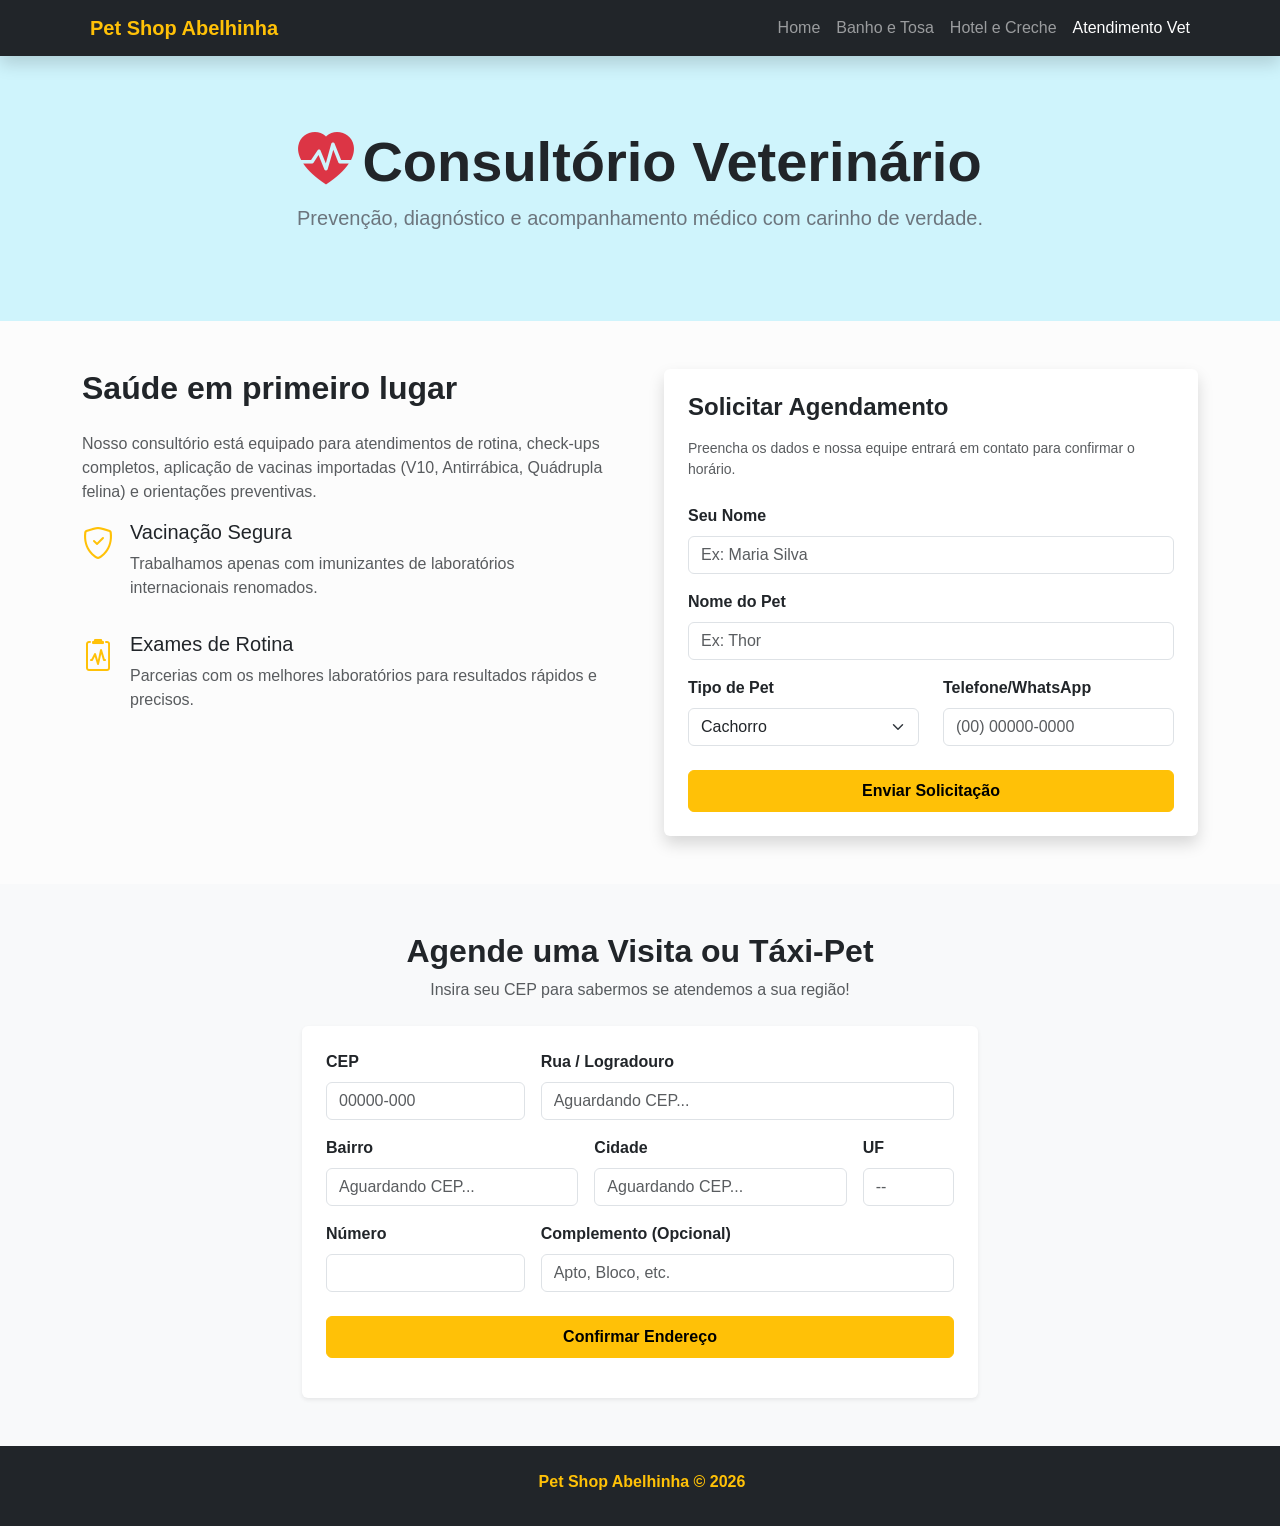
<file: SubPaginas/veterinario.html>
<!doctype html>
<html lang="pt-BR">
  <head>
    <meta charset="UTF-8" />
    <meta name="viewport" content="width=device-width, initial-scale=1.0" />
    <title>Atendimento Veterinário - Pet Shop Abelhinha</title>
    <link
      href="https://cdn.jsdelivr.net/npm/bootstrap@5.3.3/dist/css/bootstrap.min.css"
      rel="stylesheet"
    />
    <link
      rel="stylesheet"
      href="https://cdn.jsdelivr.net/npm/bootstrap-icons@1.11.3/font/bootstrap-icons.min.css"
    />
    <link rel="stylesheet" href="../style.css" />
  </head>
  <body>
    <nav class="navbar navbar-expand-lg navbar-dark bg-dark sticky-top shadow">
      <div class="container">
        <a
          class="navbar-brand d-flex align-items-center fw-bold text-warning"
          href="../index.html"
        >
          <i class="bi bi-bee-fill me-2"></i> Pet Shop Abelhinha
        </a>
        <button
          class="navbar-toggler"
          type="button"
          data-bs-toggle="collapse"
          data-bs-target="#navbarNav"
        >
          <span class="navbar-toggler-icon"></span>
        </button>
        <div class="collapse navbar-collapse" id="navbarNav">
          <ul class="navbar-nav ms-auto fw-medium">
            <li class="nav-item">
              <a class="nav-link" href="../index.html">Home</a>
            </li>
            <li class="nav-item">
              <a class="nav-link" href="banho-e-tosa.html">Banho e Tosa</a>
            </li>
            <li class="nav-item">
              <a class="nav-link" href="hotel-e-creche.html">Hotel e Creche</a>
            </li>
            <li class="nav-item">
              <a class="nav-link active" href="veterinario.html"
                >Atendimento Vet</a
              >
            </li>
          </ul>
        </div>
      </div>
    </nav>

    <header class="bg-info-subtle text-dark py-5 text-center">
      <div class="container py-4">
        <h1 class="display-4 fw-bold text-dark">
          <i class="bi bi-heart-pulse-fill text-danger me-2"></i>Consultório
          Veterinário
        </h1>
        <p class="lead text-secondary">
          Prevenção, diagnóstico e acompanhamento médico com carinho de verdade.
        </p>
      </div>
    </header>

    <section class="py-5">
      <div class="container">
        <div class="row g-5">
          <div class="col-lg-6">
            <h2 class="fw-bold mb-4">Saúde em primeiro lugar</h2>
            <p class="text-muted">
              Nosso consultório está equipado para atendimentos de rotina,
              check-ups completos, aplicação de vacinas importadas (V10,
              Antirrábica, Quádrupla felina) e orientações preventivas.
            </p>

            <div class="d-flex align-items-start mb-3">
              <div class="text-warning me-3">
                <i class="bi bi-shield-check fs-2"></i>
              </div>
              <div>
                <h5>Vacinação Segura</h5>
                <p class="text-muted">
                  Trabalhamos apenas com imunizantes de laboratórios
                  internacionais renomados.
                </p>
              </div>
            </div>

            <div class="d-flex align-items-start">
              <div class="text-warning me-3">
                <i class="bi bi-clipboard2-pulse fs-2"></i>
              </div>
              <div>
                <h5>Exames de Rotina</h5>
                <p class="text-muted">
                  Parcerias com os melhores laboratórios para resultados rápidos
                  e precisos.
                </p>
              </div>
            </div>
          </div>

          <div class="col-lg-6">
            <div class="card border-0 shadow p-4 rounded bg-white">
              <h4 class="fw-bold mb-3">Solicitar Agendamento</h4>
              <p class="small text-muted mb-4">
                Preencha os dados e nossa equipe entrará em contato para
                confirmar o horário.
              </p>

              <form>
                <div class="mb-3">
                  <label class="form-label fw-semibold">Seu Nome</label>
                  <input
                    type="text"
                    class="form-control"
                    placeholder="Ex: Maria Silva"
                    required
                  />
                </div>
                <div class="mb-3">
                  <label class="form-label fw-semibold">Nome do Pet</label>
                  <input
                    type="text"
                    class="form-control"
                    placeholder="Ex: Thor"
                    required
                  />
                </div>
                <div class="row">
                  <div class="col-md-6 mb-3">
                    <label class="form-label fw-semibold">Tipo de Pet</label>
                    <select class="form-select">
                      <option>Cachorro</option>
                      <option>Gato</option>
                      <option>Outro</option>
                    </select>
                  </div>
                  <div class="col-md-6 mb-3">
                    <label class="form-label fw-semibold"
                      >Telefone/WhatsApp</label
                    >
                    <input
                      type="text"
                      class="form-control"
                      placeholder="(00) 00000-0000"
                      required
                    />
                  </div>
                </div>
                <button
                  type="submit"
                  class="btn btn-warning w-100 fw-bold py-2 mt-2"
                >
                  Enviar Solicitação
                </button>
              </form>
            </div>
          </div>
        </div>
      </div>
    </section>

    <section id="contato" class="py-5 bg-light">
      <div class="container" style="max-width: 700px">
        <div class="text-center mb-4">
          <h2 class="fw-bold">Agende uma Visita ou Táxi-Pet</h2>
          <p class="text-muted">
            Insira seu CEP para sabermos se atendemos a sua região!
          </p>
        </div>

        <div class="card border-0 shadow-sm p-4 bg-white rounded">
          <form id="form-contato">
            <div class="row g-3">
              <div class="col-md-4">
                <label for="cep" class="form-label fw-semibold">CEP</label>
                <input
                  type="text"
                  id="cep"
                  class="form-control"
                  placeholder="00000-000"
                  maxlength="9"
                  required
                />
              </div>

              <div class="col-md-8">
                <label for="logradouro" class="form-label fw-semibold"
                  >Rua / Logradouro</label
                >
                <input
                  type="text"
                  id="logradouro"
                  class="form-control"
                  placeholder="Aguardando CEP..."
                  readonly
                />
              </div>

              <div class="col-md-5">
                <label for="bairro" class="form-label fw-semibold"
                  >Bairro</label
                >
                <input
                  type="text"
                  id="bairro"
                  class="form-control"
                  placeholder="Aguardando CEP..."
                  readonly
                />
              </div>

              <div class="col-md-5">
                <label for="cidade" class="form-label fw-semibold"
                  >Cidade</label
                >
                <input
                  type="text"
                  id="cidade"
                  class="form-control"
                  placeholder="Aguardando CEP..."
                  readonly
                />
              </div>

              <div class="col-md-2">
                <label for="uf" class="form-label fw-semibold">UF</label>
                <input
                  type="text"
                  id="uf"
                  class="form-control"
                  placeholder="--"
                  readonly
                />
              </div>

              <div class="col-md-4">
                <label for="numero" class="form-label fw-semibold"
                  >Número</label
                >
                <input type="text" id="numero" class="form-control" required />
              </div>
              <div class="col-md-8">
                <label for="complemento" class="form-label fw-semibold"
                  >Complemento (Opcional)</label
                >
                <input
                  type="text"
                  id="complemento"
                  class="form-control"
                  placeholder="Apto, Bloco, etc."
                />
              </div>
            </div>

            <button
              type="submit"
              class="btn btn-warning w-100 fw-bold py-2 mt-4"
            >
              Confirmar Endereço
            </button>
          </form>

          <div id="mensagem-cep" class="mt-3 text-center fw-medium"></div>
        </div>
      </div>
    </section>

    <footer class="bg-dark text-white py-4">
      <div class="container text-center">
        <p class="mb-2 fw-bold text-warning">
          <i class="bi bi-bee-fill me-1"></i> Pet Shop Abelhinha &copy; 2026
        </p>
      </div>
    </footer>

    <script src="https://cdn.jsdelivr.net/npm/bootstrap@5.3.3/dist/js/bootstrap.bundle.min.js"></script>
    <script src="../script.js"></script>
  </body>
</html>
</file>
<file: style.css>
body {
  font-family: "Segoe UI", Tahoma, Geneva, Verdana, sans-serif;
  background-color: #fcfcfc;
}

.main-carousel-img {
  height: 550px;
  object-fit: cover;
}

.carousel-item {
  position: relative;
}

.carousel-overlay {
  position: absolute;
  top: 0;
  left: 0;
  width: 100%;
  height: 100%;
  background: linear-gradient(
    to right,
    rgba(0, 0, 0, 0.7) 30%,
    rgba(0, 0, 0, 0.2) 100%
  );
  z-index: 1;
}

.carousel-caption {
  z-index: 2;
  bottom: 10%;
  max-width: 600px;
}

.service-card {
  transition:
    transform 0.3s ease,
    box-shadow 0.3s ease;
}

.service-card:hover {
  transform: translateY(-5px);
  box-shadow: 0 10px 20px rgba(0, 0, 0, 0.08) !important;
}

html {
  scroll-behavior: smooth;
}

@media (max-width: 768px) {
  .main-carousel-img {
    height: 380px;
  }

  .carousel-caption h1 {
    font-size: 1.8rem !important;
  }

  .carousel-caption p {
    font-size: 1rem !important;
    margin-bottom: 15px;
  }

  .carousel-caption {
    text-align: center !important;
    left: 5%;
    right: 5%;
    bottom: 5%;
  }

  .service-card {
    margin-bottom: 10px;
  }
}
</file>
